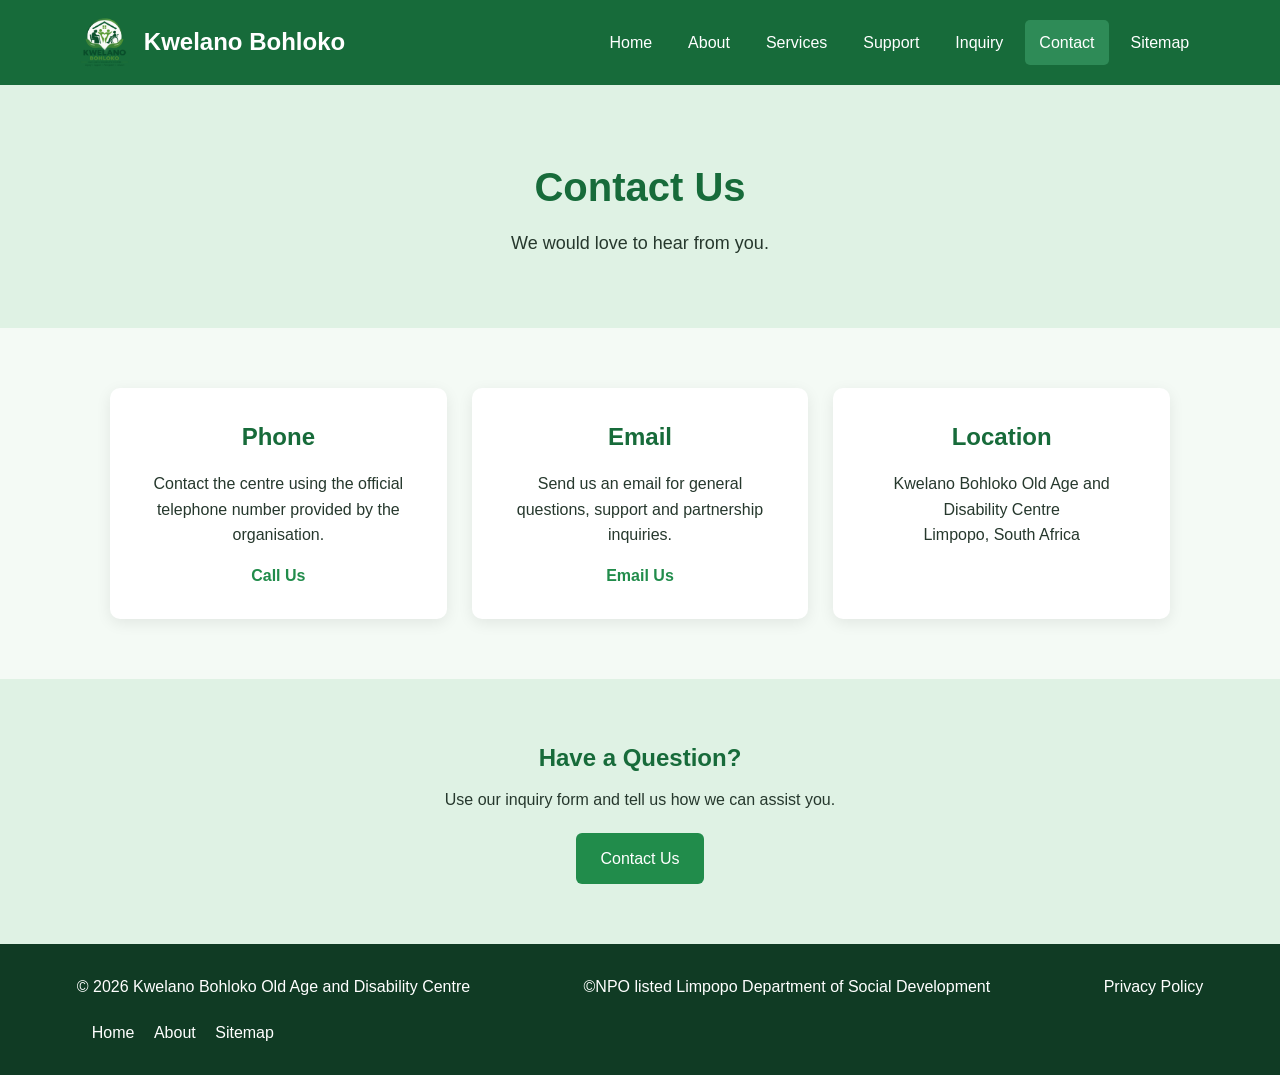
<file: contact.html>
<!DOCTYPE html>
<html lang="en">

<head>

    <meta charset="UTF-8">

    <meta name="viewport"
          content="width=device-width, initial-scale=1.0">

    <title>Kwelano Bohloko | Contact</title>

    <link rel="stylesheet" href="css/style.css">

</head>


<body>

<header>

    <div class="logo-area">

        <img src="images/logo.png"
             alt="Kwelano Bohloko Logo">

        <h1>Kwelano Bohloko</h1>

    </div>


    <nav>

        <a href="index.html">Home</a>

        <a href="about.html">About</a>

        <a href="services.html">Services</a>

        <a href="support.html">Support</a>

        <a href="inquiry.html">Inquiry</a>

        <a href="contact.html"
           class="active">Contact</a>

        <a href="sitemap.html">Sitemap</a>

    </nav>

</header>


<main>

    <section class="page-header">

        <h2>Contact Us</h2>

        <p>
            We would love to hear from you.
        </p>

    </section>


    <section class="contact-grid">


        <div class="contact-card">

            <h3>Phone</h3>

            <p>
                Contact the centre using the official telephone
                number provided by the organisation.
            </p>

            <a href="tel:+27000000000">
                Call Us
            </a>

        </div>


        <div class="contact-card">

            <h3>Email</h3>

            <p>
                Send us an email for general questions,
                support and partnership inquiries.
            </p>

            <a href="mailto:info@example.com">
                Email Us
            </a>

        </div>


        <div class="contact-card">

            <h3>Location</h3>

            <p>
                Kwelano Bohloko Old Age and Disability Centre
            </p>

            <p>
                Limpopo, South Africa
            </p>

        </div>

    </section>


    <section class="contact-bottom">

        <h2>Have a Question?</h2>

        <p>
            Use our inquiry form and tell us how we can assist you.
        </p>

        <a href="inquiry.html"
           class="btn">
            Contact Us
        </a>

    </section>

</main>


<footer>

    <p>
        &copy; 2026 Kwelano Bohloko Old Age and Disability Centre
    </p>
     <p>&copy;NPO listed Limpopo Department of Social Development</p>
     <p> Privacy Policy </p>
    <div>

        <a href="index.html">Home</a>

        <a href="about.html">About</a>

        <a href="sitemap.html">Sitemap</a>

    </div>

</footer>

</body>

</html>
</file>
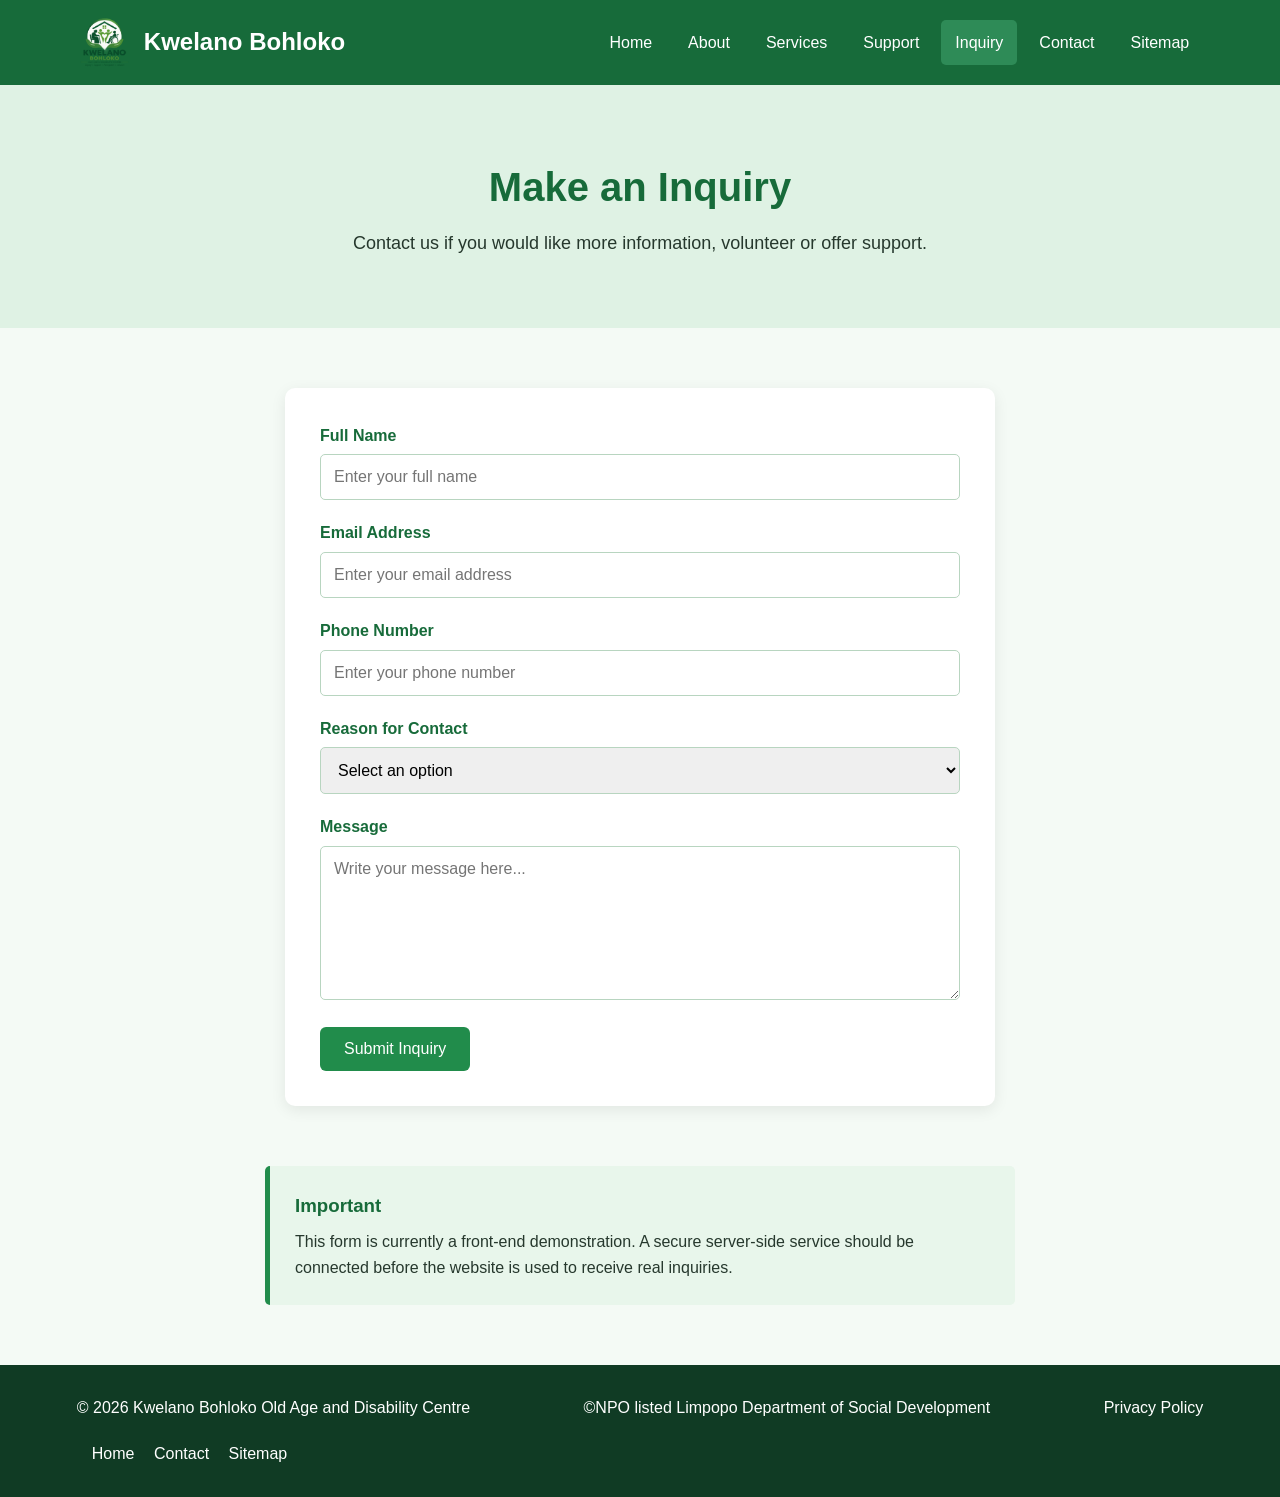
<file: inquiry.html>
<!DOCTYPE html>
<html lang="en">

<head>

    <meta charset="UTF-8">

    <meta name="viewport"
          content="width=device-width, initial-scale=1.0">

    <title>Kwelano Bohloko | Inquiry</title>

    <link rel="stylesheet" href="css/style.css">

</head>


<body>

<header>

    <div class="logo-area">

        <img src="images/logo.png"
             alt="Kwelano Bohloko Logo">

        <h1>Kwelano Bohloko</h1>

    </div>


    <nav>

        <a href="index.html">Home</a>

        <a href="about.html">About</a>

        <a href="services.html">Services</a>

        <a href="support.html">Support</a>

        <a href="inquiry.html"
           class="active">Inquiry</a>

        <a href="contact.html">Contact</a>

        <a href="sitemap.html">Sitemap</a>

    </nav>

</header>


<main>

    <section class="page-header">

        <h2>Make an Inquiry</h2>

        <p>
            Contact us if you would like more information,
            volunteer or offer support.
        </p>

    </section>


    <section class="form-section">

        <form action="#" method="post">

            <label for="name">
                Full Name
            </label>

            <input type="text"
                   id="name"
                   name="name"
                   placeholder="Enter your full name"
                   required>


            <label for="email">
                Email Address
            </label>

            <input type="email"
                   id="email"
                   name="email"
                   placeholder="Enter your email address"
                   required>


            <label for="phone">
                Phone Number
            </label>

            <input type="tel"
                   id="phone"
                   name="phone"
                   placeholder="Enter your phone number">


            <label for="reason">
                Reason for Contact
            </label>

            <select id="reason"
                    name="reason"
                    required>

                <option value="">
                    Select an option
                </option>

                <option value="donation">
                    Donation
                </option>

                <option value="volunteer">
                    Volunteer
                </option>

                <option value="partnership">
                    Partnership
                </option>

                <option value="services">
                    Service Information
                </option>

                <option value="other">
                    Other
                </option>

            </select>


            <label for="message">
                Message
            </label>

            <textarea id="message"
                      name="message"
                      rows="7"
                      placeholder="Write your message here..."
                      required></textarea>


            <button type="submit"
                    class="btn">
                Submit Inquiry
            </button>

        </form>

    </section>


    <section class="notice">

        <h3>Important</h3>

        <p>
            This form is currently a front-end demonstration.
            A secure server-side service should be connected before
            the website is used to receive real inquiries.
        </p>

    </section>

</main>


<footer>

    <p>
        &copy; 2026 Kwelano Bohloko Old Age and Disability Centre
    </p>
     <p>&copy;NPO listed Limpopo Department of Social Development</p>
     <p> Privacy Policy </p>
    <div>

        <a href="index.html">Home</a>

        <a href="contact.html">Contact</a>

        <a href="sitemap.html">Sitemap</a>

    </div>

</footer>

</body>

</html>
</file>
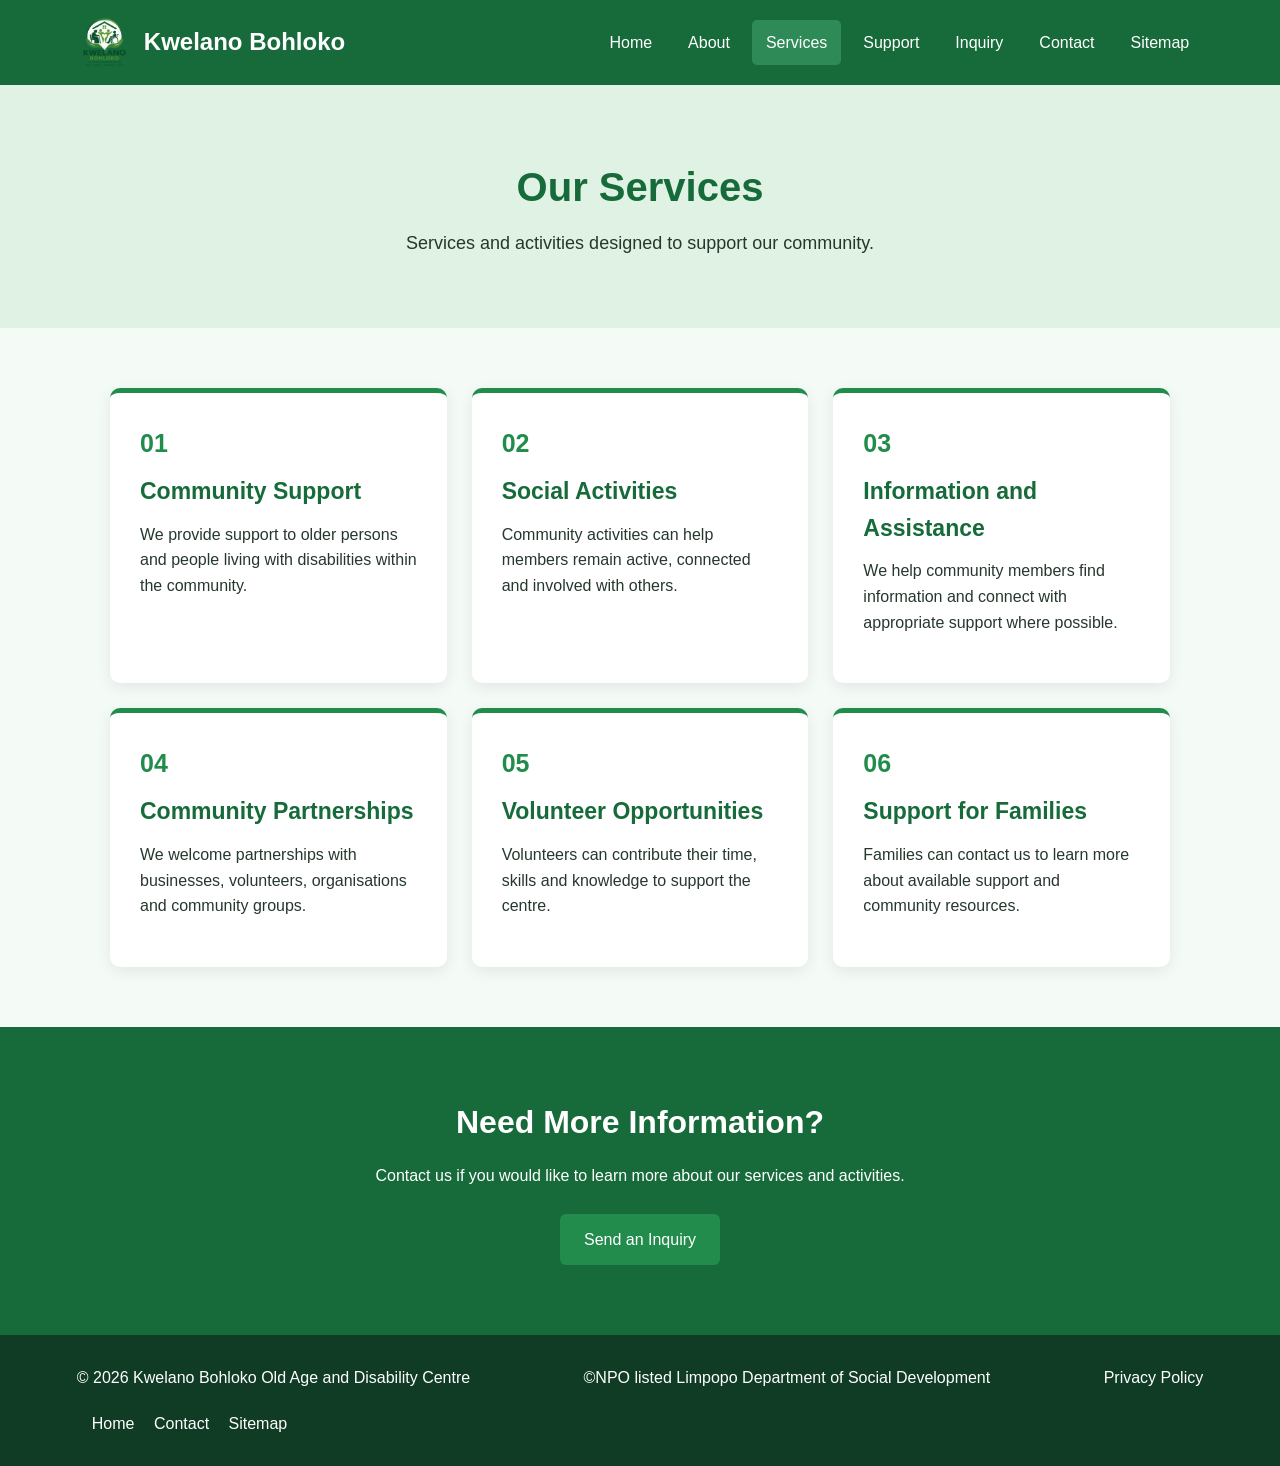
<file: services.html>
<!DOCTYPE html>
<html lang="en">

<head>

    <meta charset="UTF-8">

    <meta name="viewport"
          content="width=device-width, initial-scale=1.0">

    <title>Kwelano Bohloko | Services</title>

    <link rel="stylesheet" href="css/style.css">

</head>


<body>

<header>

    <div class="logo-area">

        <img src="images/logo.png"
             alt="Kwelano Bohloko Logo">

        <h1>Kwelano Bohloko</h1>

    </div>


    <nav>

        <a href="index.html">Home</a>

        <a href="about.html">About</a>

        <a href="services.html"
           class="active">Services</a>

        <a href="support.html">Support</a>

        <a href="inquiry.html">Inquiry</a>

        <a href="contact.html">Contact</a>

        <a href="sitemap.html">Sitemap</a>

    </nav>

</header>


<main>

    <section class="page-header">

        <h2>Our Services</h2>

        <p>
            Services and activities designed to support our community.
        </p>

    </section>


    <section class="cards">

        <div class="card">

            <div class="card-icon">01</div>

            <h3>Community Support</h3>

            <p>
                We provide support to older persons and people living
                with disabilities within the community.
            </p>

        </div>


        <div class="card">

            <div class="card-icon">02</div>

            <h3>Social Activities</h3>

            <p>
                Community activities can help members remain active,
                connected and involved with others.
            </p>

        </div>


        <div class="card">

            <div class="card-icon">03</div>

            <h3>Information and Assistance</h3>

            <p>
                We help community members find information and connect
                with appropriate support where possible.
            </p>

        </div>


        <div class="card">

            <div class="card-icon">04</div>

            <h3>Community Partnerships</h3>

            <p>
                We welcome partnerships with businesses, volunteers,
                organisations and community groups.
            </p>

        </div>


        <div class="card">

            <div class="card-icon">05</div>

            <h3>Volunteer Opportunities</h3>

            <p>
                Volunteers can contribute their time, skills and
                knowledge to support the centre.
            </p>

        </div>


        <div class="card">

            <div class="card-icon">06</div>

            <h3>Support for Families</h3>

            <p>
                Families can contact us to learn more about available
                support and community resources.
            </p>

        </div>

    </section>


    <section class="call-action">

        <h2>Need More Information?</h2>

        <p>
            Contact us if you would like to learn more about our
            services and activities.
        </p>

        <a href="inquiry.html"
           class="btn">
            Send an Inquiry
        </a>

    </section>

</main>


<footer>

    <p>
        &copy; 2026 Kwelano Bohloko Old Age and Disability Centre
    </p>
     <p>&copy;NPO listed Limpopo Department of Social Development</p>
     <p> Privacy Policy </p>
    <div>

        <a href="index.html">Home</a>

        <a href="contact.html">Contact</a>

        <a href="sitemap.html">Sitemap</a>

    </div>

</footer>

</body>

</html>
</file>
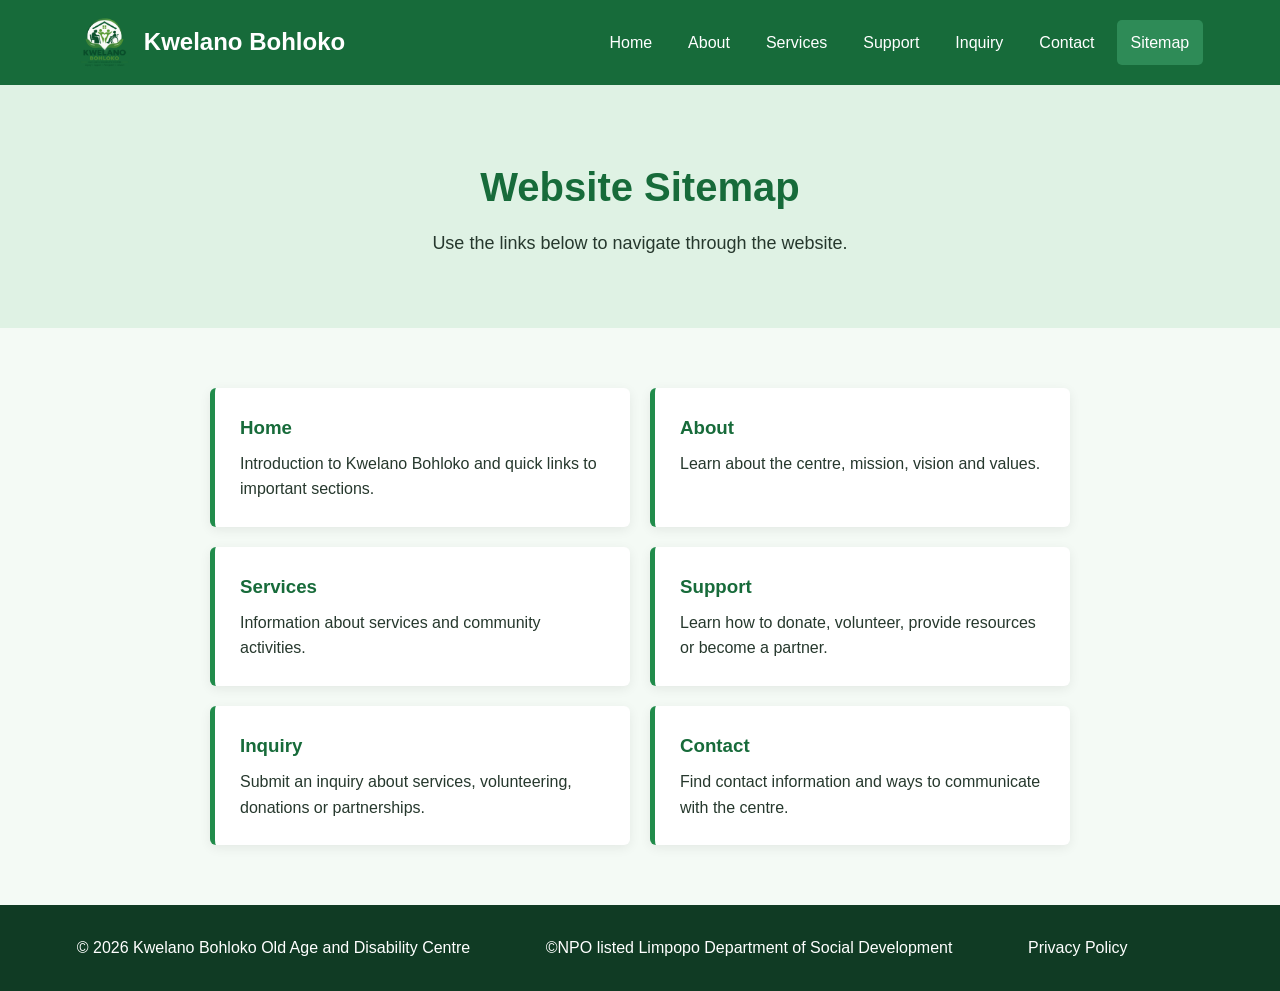
<file: sitemap.html>
<!DOCTYPE html>
<html lang="en">

<head>

    <meta charset="UTF-8">

    <meta name="viewport"
          content="width=device-width, initial-scale=1.0">

    <title>Kwelano Bohloko | Sitemap</title>

    <link rel="stylesheet" href="css/style.css">

</head>


<body>

<header>

    <div class="logo-area">

        <img src="images/logo.png"
             alt="Kwelano Bohloko Logo">

        <h1>Kwelano Bohloko</h1>

    </div>


    <nav>

        <a href="index.html">Home</a>

        <a href="about.html">About</a>

        <a href="services.html">Services</a>

        <a href="support.html">Support</a>

        <a href="inquiry.html">Inquiry</a>

        <a href="contact.html">Contact</a>

        <a href="sitemap.html"
           class="active">Sitemap</a>

    </nav>

</header>


<main>

    <section class="page-header">

        <h2>Website Sitemap</h2>

        <p>
            Use the links below to navigate through the website.
        </p>

    </section>


    <section class="sitemap">

        <div class="sitemap-item">

            <h3>
                <a href="index.html">Home</a>
            </h3>

            <p>
                Introduction to Kwelano Bohloko and
                quick links to important sections.
            </p>

        </div>


        <div class="sitemap-item">

            <h3>
                <a href="about.html">About</a>
            </h3>

            <p>
                Learn about the centre, mission,
                vision and values.
            </p>

        </div>


        <div class="sitemap-item">

            <h3>
                <a href="services.html">Services</a>
            </h3>

            <p>
                Information about services and
                community activities.
            </p>

        </div>


        <div class="sitemap-item">

            <h3>
                <a href="support.html">Support</a>
            </h3>

            <p>
                Learn how to donate, volunteer,
                provide resources or become a partner.
            </p>

        </div>


        <div class="sitemap-item">

            <h3>
                <a href="inquiry.html">Inquiry</a>
            </h3>

            <p>
                Submit an inquiry about services,
                volunteering, donations or partnerships.
            </p>

        </div>


        <div class="sitemap-item">

            <h3>
                <a href="contact.html">Contact</a>
            </h3>

            <p>
                Find contact information and
                ways to communicate with the centre.
            </p>

        </div>

    </section>

</main>


<footer>

    <p>
        &copy; 2026 Kwelano Bohloko Old Age and Disability Centre
    </p>
     <p>&copy;NPO listed Limpopo Department of Social Development</p>
     <p> Privacy Policy <p></p>
</footer>

</body>

</html>
</file>
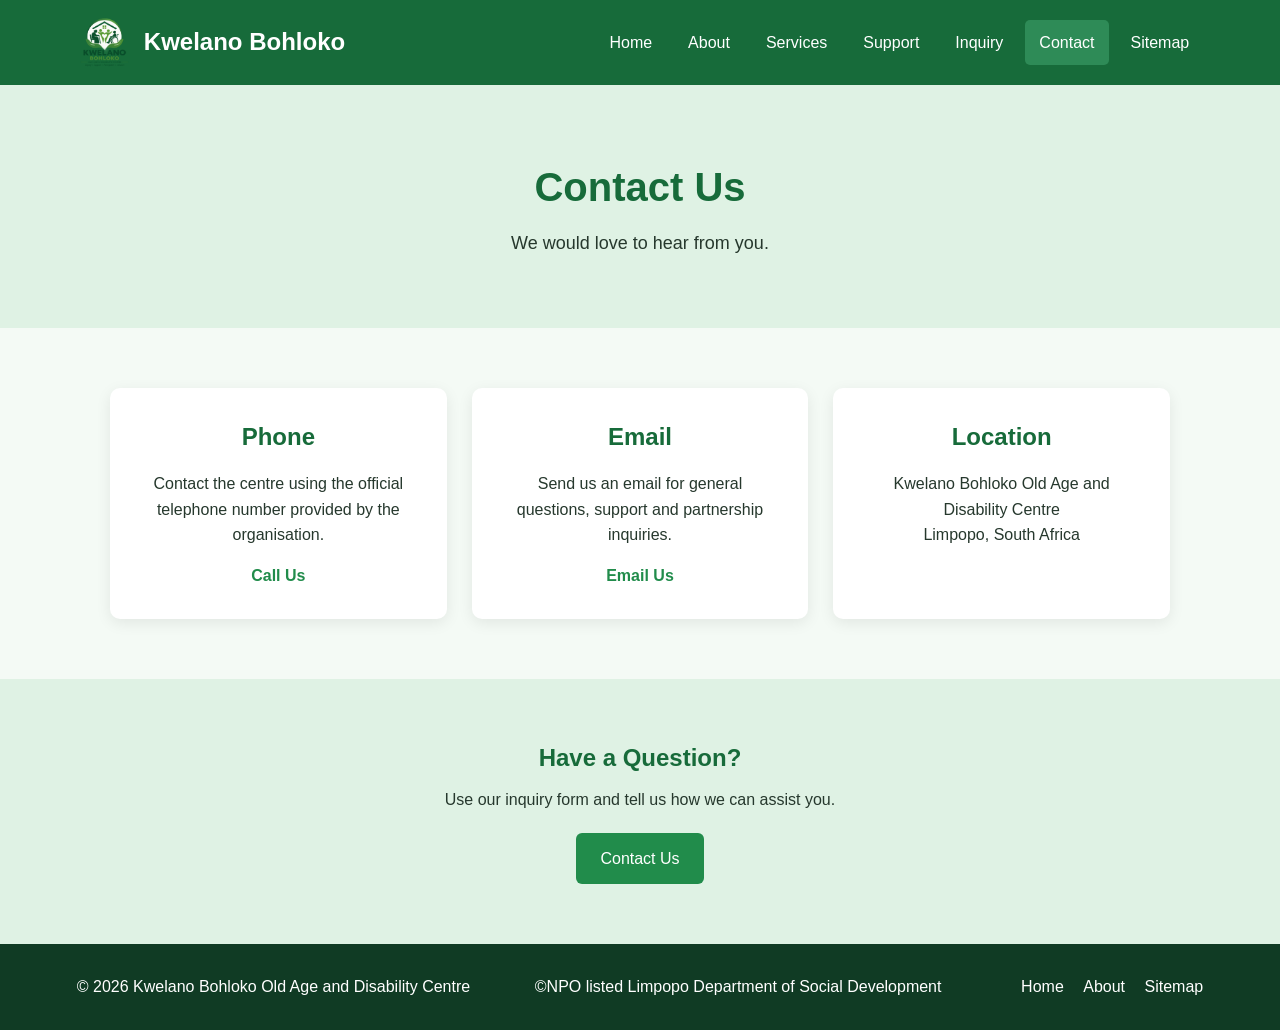
<file: Kwelano Bohloko web/contact.html>
<!DOCTYPE html>
<html lang="en">

<head>

    <meta charset="UTF-8">

    <meta name="viewport"
          content="width=device-width, initial-scale=1.0">

    <title>Kwelano Bohloko | Contact</title>

    <link rel="stylesheet" href="css/style.css">

</head>


<body>

<header>

    <div class="logo-area">

        <img src="images/logo.png"
             alt="Kwelano Bohloko Logo">

        <h1>Kwelano Bohloko</h1>

    </div>


    <nav>

        <a href="index.html">Home</a>

        <a href="about.html">About</a>

        <a href="services.html">Services</a>

        <a href="support.html">Support</a>

        <a href="inquiry.html">Inquiry</a>

        <a href="contact.html"
           class="active">Contact</a>

        <a href="sitemap.html">Sitemap</a>

    </nav>

</header>


<main>

    <section class="page-header">

        <h2>Contact Us</h2>

        <p>
            We would love to hear from you.
        </p>

    </section>


    <section class="contact-grid">


        <div class="contact-card">

            <h3>Phone</h3>

            <p>
                Contact the centre using the official telephone
                number provided by the organisation.
            </p>

            <a href="tel:+27000000000">
                Call Us
            </a>

        </div>


        <div class="contact-card">

            <h3>Email</h3>

            <p>
                Send us an email for general questions,
                support and partnership inquiries.
            </p>

            <a href="mailto:info@example.com">
                Email Us
            </a>

        </div>


        <div class="contact-card">

            <h3>Location</h3>

            <p>
                Kwelano Bohloko Old Age and Disability Centre
            </p>

            <p>
                Limpopo, South Africa
            </p>

        </div>

    </section>


    <section class="contact-bottom">

        <h2>Have a Question?</h2>

        <p>
            Use our inquiry form and tell us how we can assist you.
        </p>

        <a href="inquiry.html"
           class="btn">
            Contact Us
        </a>

    </section>

</main>


<footer>

    <p>
        &copy; 2026 Kwelano Bohloko Old Age and Disability Centre
    </p>
     <p>&copy;NPO listed Limpopo Department of Social Development</p>
    <div>

        <a href="index.html">Home</a>

        <a href="about.html">About</a>

        <a href="sitemap.html">Sitemap</a>

    </div>

</footer>

</body>

</html>
</file>
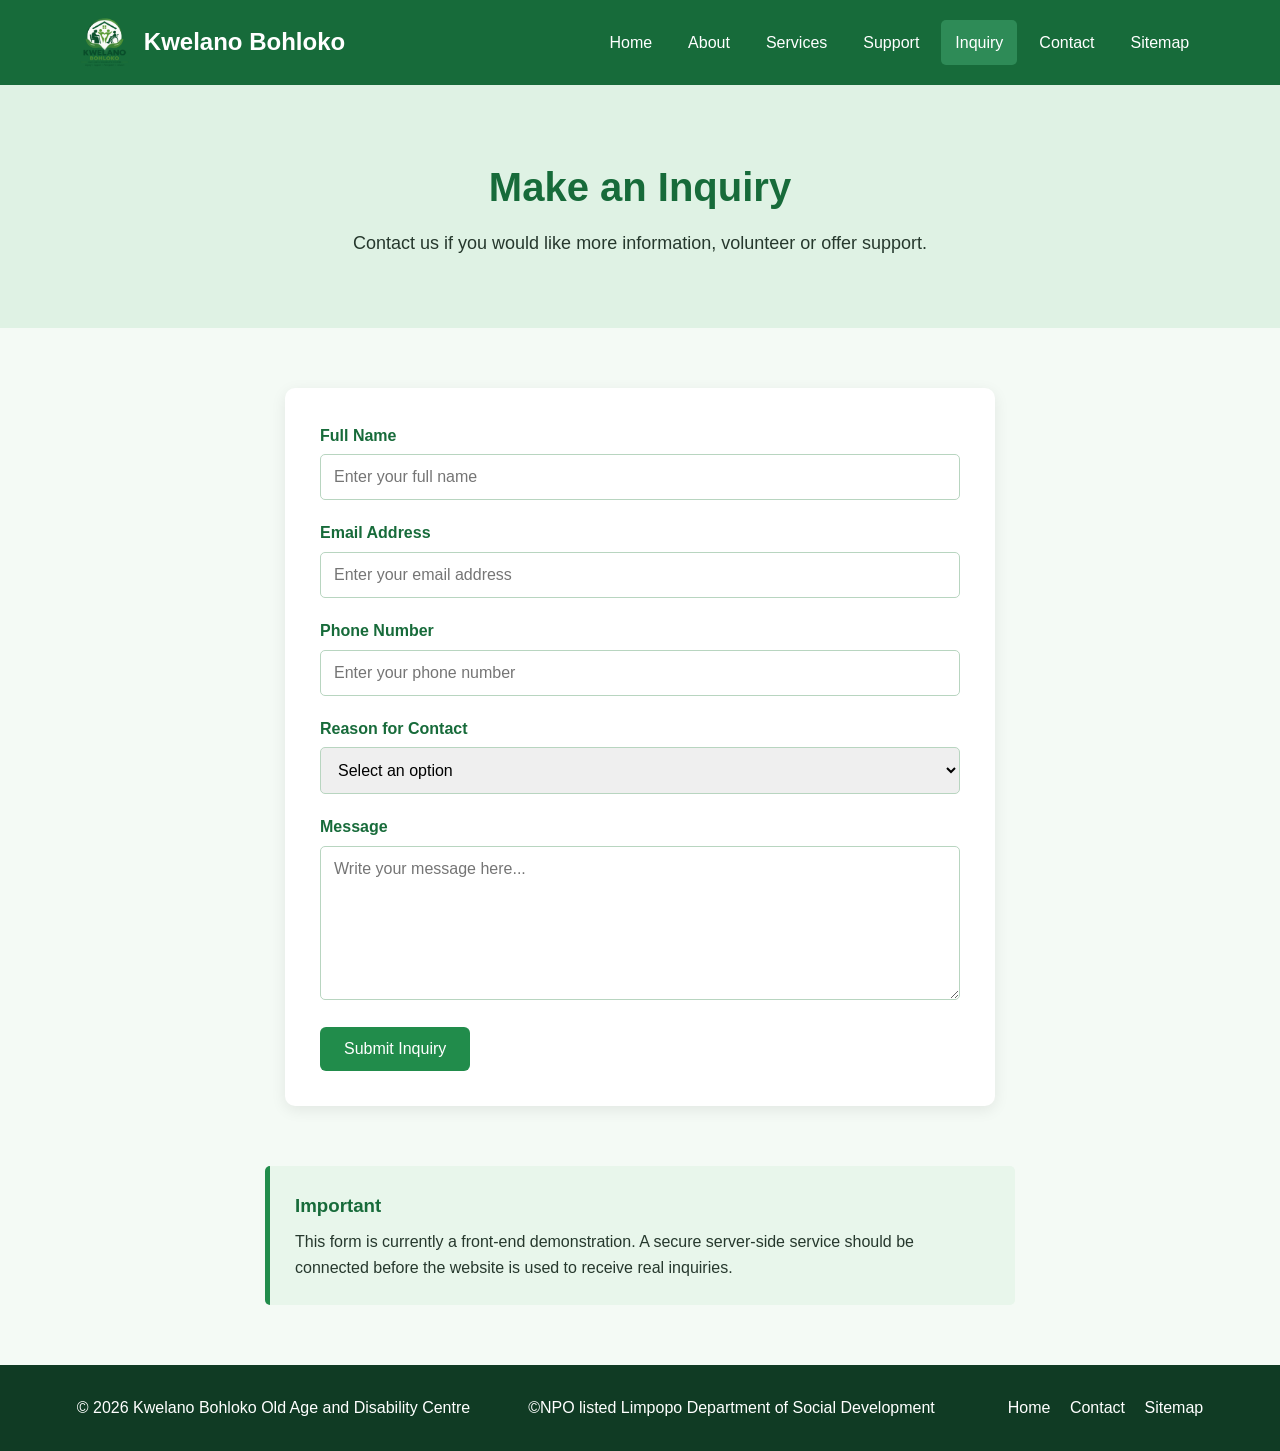
<file: Kwelano Bohloko web/inquiry.html>
<!DOCTYPE html>
<html lang="en">

<head>

    <meta charset="UTF-8">

    <meta name="viewport"
          content="width=device-width, initial-scale=1.0">

    <title>Kwelano Bohloko | Inquiry</title>

    <link rel="stylesheet" href="css/style.css">

</head>


<body>

<header>

    <div class="logo-area">

        <img src="images/logo.png"
             alt="Kwelano Bohloko Logo">

        <h1>Kwelano Bohloko</h1>

    </div>


    <nav>

        <a href="index.html">Home</a>

        <a href="about.html">About</a>

        <a href="services.html">Services</a>

        <a href="support.html">Support</a>

        <a href="inquiry.html"
           class="active">Inquiry</a>

        <a href="contact.html">Contact</a>

        <a href="sitemap.html">Sitemap</a>

    </nav>

</header>


<main>

    <section class="page-header">

        <h2>Make an Inquiry</h2>

        <p>
            Contact us if you would like more information,
            volunteer or offer support.
        </p>

    </section>


    <section class="form-section">

        <form action="#" method="post">

            <label for="name">
                Full Name
            </label>

            <input type="text"
                   id="name"
                   name="name"
                   placeholder="Enter your full name"
                   required>


            <label for="email">
                Email Address
            </label>

            <input type="email"
                   id="email"
                   name="email"
                   placeholder="Enter your email address"
                   required>


            <label for="phone">
                Phone Number
            </label>

            <input type="tel"
                   id="phone"
                   name="phone"
                   placeholder="Enter your phone number">


            <label for="reason">
                Reason for Contact
            </label>

            <select id="reason"
                    name="reason"
                    required>

                <option value="">
                    Select an option
                </option>

                <option value="donation">
                    Donation
                </option>

                <option value="volunteer">
                    Volunteer
                </option>

                <option value="partnership">
                    Partnership
                </option>

                <option value="services">
                    Service Information
                </option>

                <option value="other">
                    Other
                </option>

            </select>


            <label for="message">
                Message
            </label>

            <textarea id="message"
                      name="message"
                      rows="7"
                      placeholder="Write your message here..."
                      required></textarea>


            <button type="submit"
                    class="btn">
                Submit Inquiry
            </button>

        </form>

    </section>


    <section class="notice">

        <h3>Important</h3>

        <p>
            This form is currently a front-end demonstration.
            A secure server-side service should be connected before
            the website is used to receive real inquiries.
        </p>

    </section>

</main>


<footer>

    <p>
        &copy; 2026 Kwelano Bohloko Old Age and Disability Centre
    </p>
     <p>&copy;NPO listed Limpopo Department of Social Development</p>
    <div>

        <a href="index.html">Home</a>

        <a href="contact.html">Contact</a>

        <a href="sitemap.html">Sitemap</a>

    </div>

</footer>

</body>

</html>
</file>
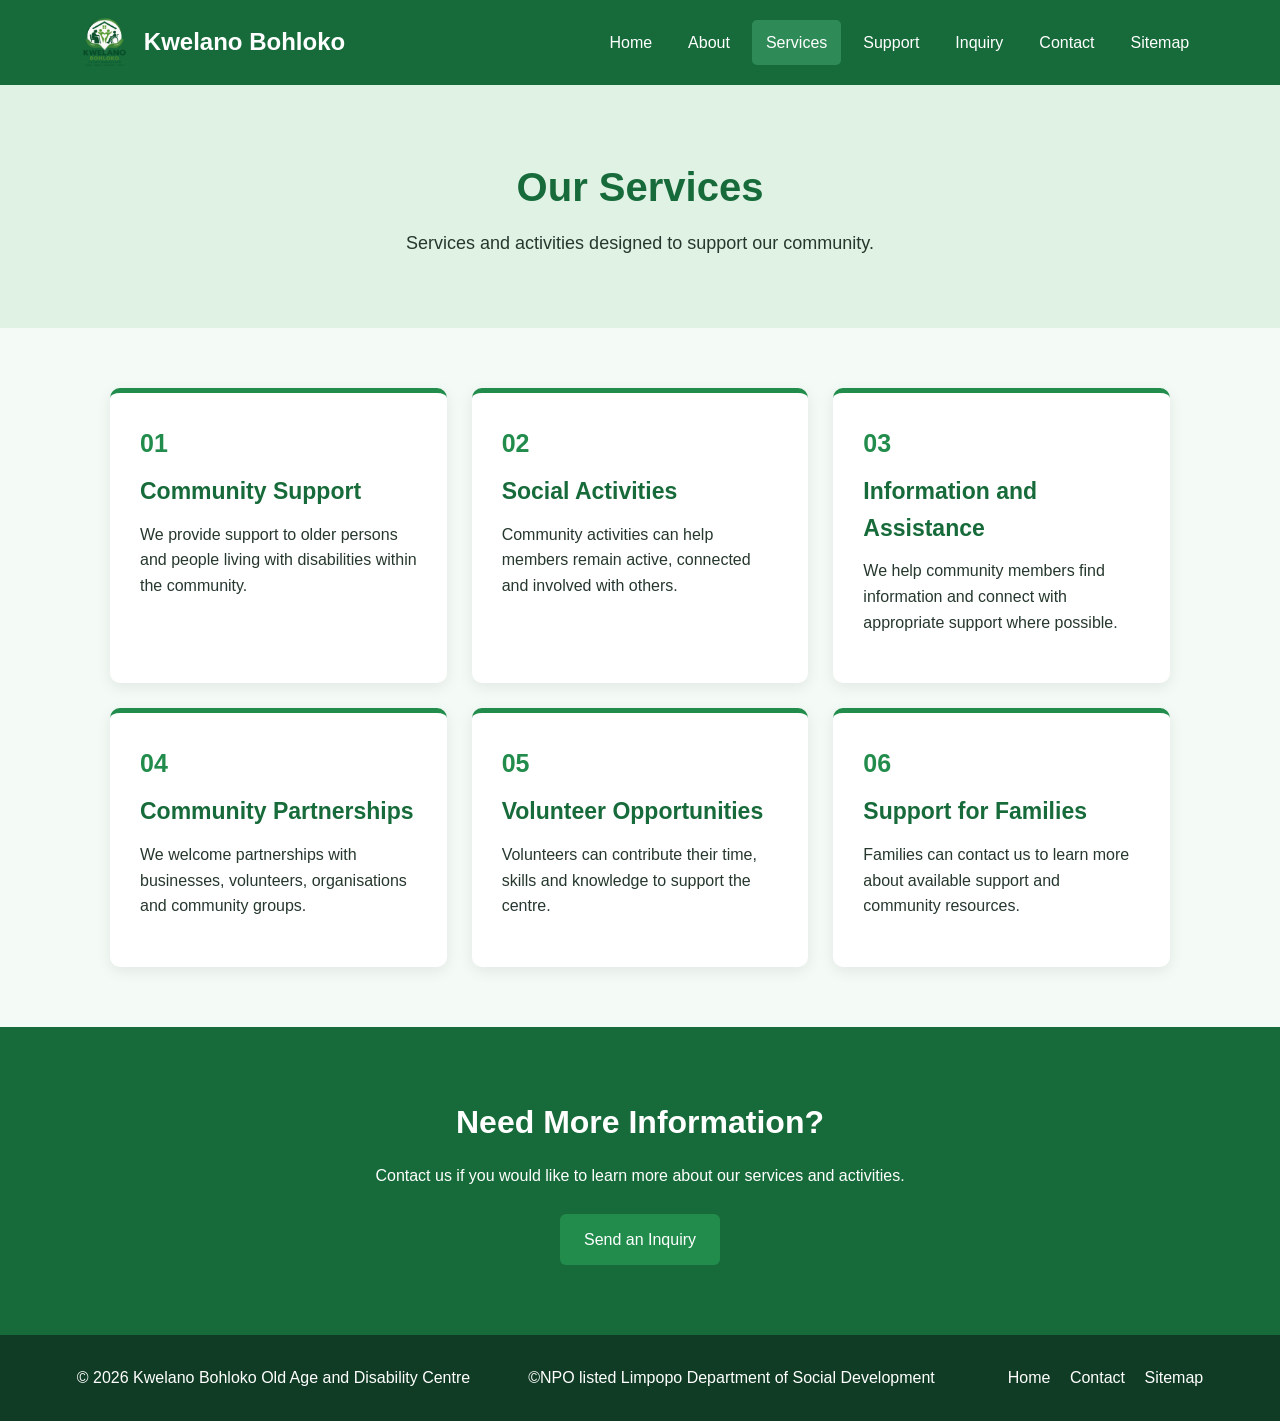
<file: Kwelano Bohloko web/services.html>
<!DOCTYPE html>
<html lang="en">

<head>

    <meta charset="UTF-8">

    <meta name="viewport"
          content="width=device-width, initial-scale=1.0">

    <title>Kwelano Bohloko | Services</title>

    <link rel="stylesheet" href="css/style.css">

</head>


<body>

<header>

    <div class="logo-area">

        <img src="images/logo.png"
             alt="Kwelano Bohloko Logo">

        <h1>Kwelano Bohloko</h1>

    </div>


    <nav>

        <a href="index.html">Home</a>

        <a href="about.html">About</a>

        <a href="services.html"
           class="active">Services</a>

        <a href="support.html">Support</a>

        <a href="inquiry.html">Inquiry</a>

        <a href="contact.html">Contact</a>

        <a href="sitemap.html">Sitemap</a>

    </nav>

</header>


<main>

    <section class="page-header">

        <h2>Our Services</h2>

        <p>
            Services and activities designed to support our community.
        </p>

    </section>


    <section class="cards">

        <div class="card">

            <div class="card-icon">01</div>

            <h3>Community Support</h3>

            <p>
                We provide support to older persons and people living
                with disabilities within the community.
            </p>

        </div>


        <div class="card">

            <div class="card-icon">02</div>

            <h3>Social Activities</h3>

            <p>
                Community activities can help members remain active,
                connected and involved with others.
            </p>

        </div>


        <div class="card">

            <div class="card-icon">03</div>

            <h3>Information and Assistance</h3>

            <p>
                We help community members find information and connect
                with appropriate support where possible.
            </p>

        </div>


        <div class="card">

            <div class="card-icon">04</div>

            <h3>Community Partnerships</h3>

            <p>
                We welcome partnerships with businesses, volunteers,
                organisations and community groups.
            </p>

        </div>


        <div class="card">

            <div class="card-icon">05</div>

            <h3>Volunteer Opportunities</h3>

            <p>
                Volunteers can contribute their time, skills and
                knowledge to support the centre.
            </p>

        </div>


        <div class="card">

            <div class="card-icon">06</div>

            <h3>Support for Families</h3>

            <p>
                Families can contact us to learn more about available
                support and community resources.
            </p>

        </div>

    </section>


    <section class="call-action">

        <h2>Need More Information?</h2>

        <p>
            Contact us if you would like to learn more about our
            services and activities.
        </p>

        <a href="inquiry.html"
           class="btn">
            Send an Inquiry
        </a>

    </section>

</main>


<footer>

    <p>
        &copy; 2026 Kwelano Bohloko Old Age and Disability Centre
    </p>
     <p>&copy;NPO listed Limpopo Department of Social Development</p>
    <div>

        <a href="index.html">Home</a>

        <a href="contact.html">Contact</a>

        <a href="sitemap.html">Sitemap</a>

    </div>

</footer>

</body>

</html>
</file>
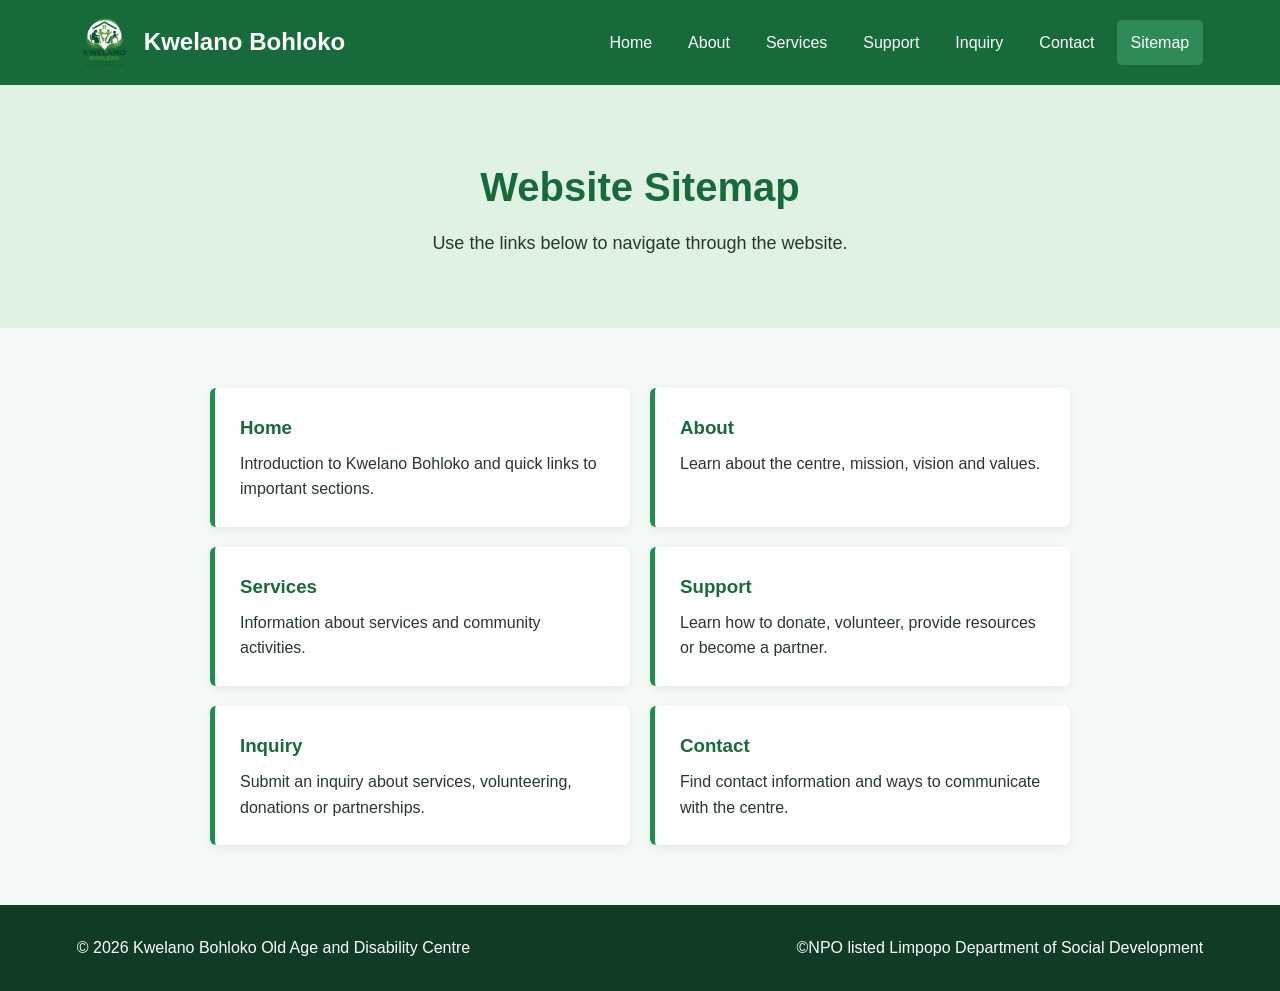
<file: Kwelano Bohloko web/sitemap.html>
<!DOCTYPE html>
<html lang="en">

<head>

    <meta charset="UTF-8">

    <meta name="viewport"
          content="width=device-width, initial-scale=1.0">

    <title>Kwelano Bohloko | Sitemap</title>

    <link rel="stylesheet" href="css/style.css">

</head>


<body>

<header>

    <div class="logo-area">

        <img src="images/logo.png"
             alt="Kwelano Bohloko Logo">

        <h1>Kwelano Bohloko</h1>

    </div>


    <nav>

        <a href="index.html">Home</a>

        <a href="about.html">About</a>

        <a href="services.html">Services</a>

        <a href="support.html">Support</a>

        <a href="inquiry.html">Inquiry</a>

        <a href="contact.html">Contact</a>

        <a href="sitemap.html"
           class="active">Sitemap</a>

    </nav>

</header>


<main>

    <section class="page-header">

        <h2>Website Sitemap</h2>

        <p>
            Use the links below to navigate through the website.
        </p>

    </section>


    <section class="sitemap">

        <div class="sitemap-item">

            <h3>
                <a href="index.html">Home</a>
            </h3>

            <p>
                Introduction to Kwelano Bohloko and
                quick links to important sections.
            </p>

        </div>


        <div class="sitemap-item">

            <h3>
                <a href="about.html">About</a>
            </h3>

            <p>
                Learn about the centre, mission,
                vision and values.
            </p>

        </div>


        <div class="sitemap-item">

            <h3>
                <a href="services.html">Services</a>
            </h3>

            <p>
                Information about services and
                community activities.
            </p>

        </div>


        <div class="sitemap-item">

            <h3>
                <a href="support.html">Support</a>
            </h3>

            <p>
                Learn how to donate, volunteer,
                provide resources or become a partner.
            </p>

        </div>


        <div class="sitemap-item">

            <h3>
                <a href="inquiry.html">Inquiry</a>
            </h3>

            <p>
                Submit an inquiry about services,
                volunteering, donations or partnerships.
            </p>

        </div>


        <div class="sitemap-item">

            <h3>
                <a href="contact.html">Contact</a>
            </h3>

            <p>
                Find contact information and
                ways to communicate with the centre.
            </p>

        </div>

    </section>

</main>


<footer>

    <p>
        &copy; 2026 Kwelano Bohloko Old Age and Disability Centre
    </p>
     <p>&copy;NPO listed Limpopo Department of Social Development</p>
</footer>

</body>

</html>
</file>
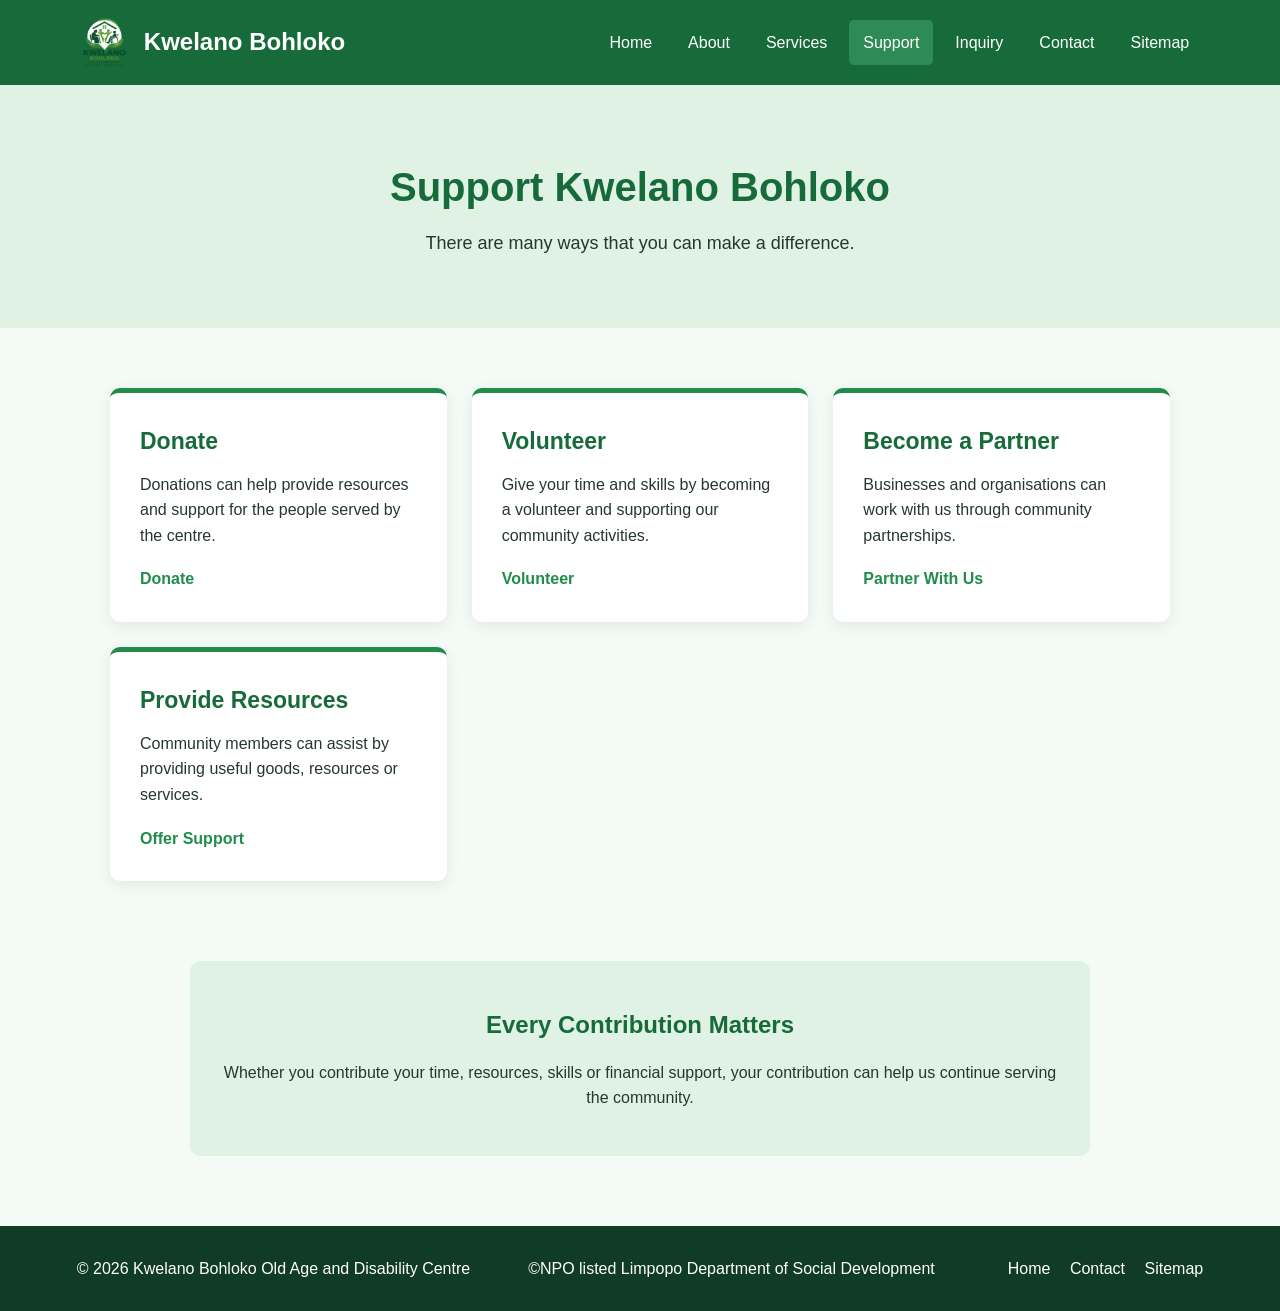
<file: Kwelano Bohloko web/support.html>
<!DOCTYPE html>
<html lang="en">

<head>

    <meta charset="UTF-8">

    <meta name="viewport"
          content="width=device-width, initial-scale=1.0">

    <title>Kwelano Bohloko | Support Us</title>

    <link rel="stylesheet" href="css/style.css">

</head>


<body>

<header>

    <div class="logo-area">

        <img src="images/logo.png"
             alt="Kwelano Bohloko Logo">

        <h1>Kwelano Bohloko</h1>

    </div>


    <nav>

        <a href="index.html">Home</a>

        <a href="about.html">About</a>

        <a href="services.html">Services</a>

        <a href="support.html"
           class="active">Support</a>

        <a href="inquiry.html">Inquiry</a>

        <a href="contact.html">Contact</a>

        <a href="sitemap.html">Sitemap</a>

    </nav>

</header>


<main>

    <section class="page-header">

        <h2>Support Kwelano Bohloko</h2>

        <p>
            There are many ways that you can make a difference.
        </p>

    </section>


    <section class="cards">


        <div class="card">

            <h3>Donate</h3>

            <p>
                Donations can help provide resources and support
                for the people served by the centre.
            </p>

            <a href="inquiry.html"
               class="small-btn">
                Donate
            </a>

        </div>


        <div class="card">

            <h3>Volunteer</h3>

            <p>
                Give your time and skills by becoming a volunteer
                and supporting our community activities.
            </p>

            <a href="inquiry.html"
               class="small-btn">
                Volunteer
            </a>

        </div>


        <div class="card">

            <h3>Become a Partner</h3>

            <p>
                Businesses and organisations can work with us
                through community partnerships.
            </p>

            <a href="inquiry.html"
               class="small-btn">
                Partner With Us
            </a>

        </div>


        <div class="card">

            <h3>Provide Resources</h3>

            <p>
                Community members can assist by providing useful
                goods, resources or services.
            </p>

            <a href="inquiry.html"
               class="small-btn">
                Offer Support
            </a>

        </div>

    </section>


    <section class="support-message">

        <h2>Every Contribution Matters</h2>

        <p>
            Whether you contribute your time, resources, skills or
            financial support, your contribution can help us continue
            serving the community.
        </p>

    </section>

</main>


<footer>

    <p>
        &copy; 2026 Kwelano Bohloko Old Age and Disability Centre
    </p>
      <p>&copy;NPO listed Limpopo Department of Social Development</p>
    <div>

        <a href="index.html">Home</a>

        <a href="contact.html">Contact</a>

        <a href="sitemap.html">Sitemap</a>

    </div>

</footer>

</body>

</html>
</file>
<file: css/style.css>
/* ==============================
   GENERAL SETTINGS
   ============================== */

* {
    box-sizing: border-box;
    margin: 0;
    padding: 0;
}

body {
    font-family: Arial, Helvetica, sans-serif;
    background-color: #f4faf5;
    color: #26382d;
    line-height: 1.6;
}


/* ==============================
   HEADER
   ============================== */

header {
    background-color: #176b3a;
    color: white;

    display: flex;
    justify-content: space-between;
    align-items: center;

    padding: 15px 6%;

    flex-wrap: wrap;

    box-shadow: 0 3px 10px rgba(0, 0, 0, 0.12);
}


.logo-area {
    display: flex;
    align-items: center;
    gap: 12px;
}


.logo-area img {
    width: 55px;
    height: 55px;
    object-fit: contain;
}


.logo-area h1 {
    font-size: 24px;
    color: white;
}


/* ==============================
   NAVIGATION
   ============================== */

nav {
    display: flex;
    gap: 8px;
    flex-wrap: wrap;
}


nav a {
    color: white;

    text-decoration: none;

    padding: 10px 14px;

    border-radius: 5px;

    transition: 0.3s;
}


nav a:hover,
nav a.active {
    background-color: #2e8b57;
}


/* ==============================
   HOME HERO
   ============================== */

.hero {

    min-height: 600px;

    position: relative;

    display: flex;

    align-items: center;

    justify-content: center;

    text-align: center;

    padding: 80px 20px;

    /* YOUR HOME PAGE PICTURE */
    background-image: url("../images/home.JPEG");

    background-size: cover;

    background-position: center;

    background-repeat: no-repeat;
}


/* Dark green layer over picture */

.hero-overlay {

    position: absolute;

    top: 0;
    left: 0;

    width: 100%;
    height: 100%;

    background-color: rgba(10, 70, 35, 0.65);
}


/* Content appears above image */

.hero-content {

    position: relative;

    z-index: 2;

    max-width: 900px;

    color: white;
}


.eyebrow {

    font-size: 15px;

    font-weight: bold;

    letter-spacing: 3px;

    margin-bottom: 15px;

    color: #c9f0d2;
}


.hero-content h2 {

    font-size: 65px;

    color: white;

    margin-bottom: 15px;

    text-shadow:
        2px 2px 5px rgba(0, 0, 0, 0.5);
}


.hero-content h3 {

    font-size: 28px;

    margin-bottom: 20px;

    color: white;
}


.hero-content p {

    font-size: 20px;

    max-width: 750px;

    margin: 0 auto 30px;
}


/* ==============================
   BUTTONS
   ============================== */

.btn {

    display: inline-block;

    background-color: #218c4b;

    color: white;

    text-decoration: none;

    border: none;

    padding: 13px 24px;

    border-radius: 6px;

    font-size: 16px;

    cursor: pointer;

    transition: 0.3s;
}


.btn:hover {

    background-color: #12582f;

    transform: translateY(-2px);
}


.btn.secondary {

    background-color: #ffffff;

    color: #176b3a;
}


.btn.secondary:hover {

    background-color: #dff2e4;
}


.hero-buttons {

    display: flex;

    justify-content: center;

    gap: 12px;

    flex-wrap: wrap;
}


/* ==============================
   WELCOME SECTION
   ============================== */

.welcome {

    max-width: 900px;

    margin: auto;

    padding: 70px 20px;

    text-align: center;
}


.welcome h2 {

    color: #176b3a;

    font-size: 34px;

    margin-bottom: 20px;
}


.welcome p {

    margin-bottom: 15px;

    font-size: 17px;
}


/* ==============================
   PAGE HEADER
   ============================== */

.page-header {

    text-align: center;

    padding: 70px 20px;

    background-color: #dff2e4;
}


.page-header h2 {

    font-size: 40px;

    color: #176b3a;

    margin-bottom: 10px;
}


.page-header p {

    font-size: 18px;
}


/* ==============================
   CARDS
   ============================== */

.cards {

    max-width: 1100px;

    margin: auto;

    padding: 60px 20px;

    display: grid;

    grid-template-columns:
        repeat(3, 1fr);

    gap: 25px;
}


.card {

    background-color: white;

    padding: 30px;

    border-radius: 10px;

    box-shadow:
        0 4px 15px rgba(0, 0, 0, 0.08);

    border-top: 5px solid #218c4b;

    transition: 0.3s;
}


.card:hover {

    transform: translateY(-5px);

    box-shadow:
        0 8px 20px rgba(0, 0, 0, 0.12);
}


.card h3 {

    color: #176b3a;

    font-size: 23px;

    margin-bottom: 12px;
}


.card p {

    margin-bottom: 18px;
}


.card a {

    color: #218c4b;

    font-weight: bold;

    text-decoration: none;
}


.card a:hover {

    text-decoration: underline;
}


.card-icon {

    font-size: 25px;

    font-weight: bold;

    color: #218c4b;

    margin-bottom: 10px;
}


/* ==============================
   ABOUT SECTION
   ============================== */

.about-section {

    max-width: 1100px;

    margin: auto;

    padding: 70px 20px;

    display: grid;

    grid-template-columns: 1fr 1fr;

    gap: 45px;

    align-items: center;
}


.about-image img {

    width: 100%;

    height: 350px;

    object-fit: cover;

    border-radius: 12px;
}


.about-text h2 {

    color: #176b3a;

    font-size: 32px;

    margin-bottom: 20px;
}


.about-text p {

    margin-bottom: 15px;
}


/* ==============================
   CALL TO ACTION
   ============================== */

.call-action {

    text-align: center;

    padding: 70px 20px;

    background-color: #176b3a;

    color: white;
}


.call-action h2 {

    font-size: 32px;

    margin-bottom: 15px;
}


.call-action p {

    max-width: 700px;

    margin: 0 auto 25px;
}


/* ==============================
   SUPPORT MESSAGE
   ============================== */

.support-message {

    max-width: 900px;

    margin: 20px auto 70px;

    padding: 45px 25px;

    text-align: center;

    background-color: #dff2e4;

    border-radius: 10px;
}


.support-message h2 {

    color: #176b3a;

    margin-bottom: 15px;
}


/* ==============================
   FORM
   ============================== */

.form-section {

    max-width: 750px;

    margin: auto;

    padding: 60px 20px;
}


form {

    background-color: white;

    padding: 35px;

    border-radius: 10px;

    box-shadow:
        0 4px 15px rgba(0, 0, 0, 0.08);
}


label {

    display: block;

    font-weight: bold;

    margin-bottom: 6px;

    color: #176b3a;
}


input,
select,
textarea {

    width: 100%;

    padding: 13px;

    margin-bottom: 20px;

    border: 1px solid #b8d5c0;

    border-radius: 5px;

    font-family: inherit;

    font-size: 16px;
}


input:focus,
select:focus,
textarea:focus {

    outline: none;

    border-color: #218c4b;

    box-shadow:
        0 0 0 2px rgba(33, 140, 75, 0.2);
}


textarea {

    resize: vertical;
}


button {

    font-family: inherit;
}


/* ==============================
   NOTICE
   ============================== */

.notice {

    max-width: 750px;

    margin: 0 auto 60px;

    padding: 25px;

    background-color: #e8f6eb;

    border-left: 5px solid #218c4b;

    border-radius: 5px;
}


.notice h3 {

    color: #176b3a;

    margin-bottom: 8px;
}


/* ==============================
   CONTACT
   ============================== */

.contact-grid {

    max-width: 1100px;

    margin: auto;

    padding: 60px 20px;

    display: grid;

    grid-template-columns:
        repeat(3, 1fr);

    gap: 25px;
}


.contact-card {

    background-color: white;

    padding: 30px;

    text-align: center;

    border-radius: 10px;

    box-shadow:
        0 4px 15px rgba(0, 0, 0, 0.08);
}


.contact-card h3 {

    color: #176b3a;

    font-size: 24px;

    margin-bottom: 15px;
}


.contact-card a {

    display: inline-block;

    margin-top: 15px;

    color: #218c4b;

    font-weight: bold;

    text-decoration: none;
}


.contact-bottom {

    text-align: center;

    padding: 60px 20px;

    background-color: #dff2e4;
}


.contact-bottom h2 {

    color: #176b3a;

    margin-bottom: 10px;
}


.contact-bottom p {

    margin-bottom: 20px;
}


/* ==============================
   SITEMAP
   ============================== */

.sitemap {

    max-width: 900px;

    margin: auto;

    padding: 60px 20px;

    display: grid;

    grid-template-columns:
        repeat(2, 1fr);

    gap: 20px;
}


.sitemap-item {

    background-color: white;

    padding: 25px;

    border-left: 5px solid #218c4b;

    border-radius: 6px;

    box-shadow:
        0 3px 12px rgba(0, 0, 0, 0.07);
}


.sitemap-item h3 {

    margin-bottom: 8px;
}


.sitemap-item a {

    color: #176b3a;

    text-decoration: none;
}


.sitemap-item a:hover {

    text-decoration: underline;
}


/* ==============================
   FOOTER
   ============================== */

footer {

    background-color: #103b24;

    color: white;

    padding: 30px 6%;

    display: flex;

    justify-content: space-between;

    align-items: center;

    gap: 20px;

    flex-wrap: wrap;
}


footer a {

    color: white;

    text-decoration: none;

    margin-left: 15px;
}


footer a:hover {

    color: #8ed39e;
}


/* ==============================
   RESPONSIVE DESIGN
   ============================== */

@media (max-width: 900px) {

    header {

        justify-content: center;

        gap: 15px;
    }


    nav {

        justify-content: center;
    }


    .hero {

        min-height: 550px;
    }


    .hero-content h2 {

        font-size: 48px;
    }


    .hero-content h3 {

        font-size: 23px;
    }


    .cards {

        grid-template-columns:
            repeat(2, 1fr);
    }


    .about-section {

        grid-template-columns: 1fr;
    }


    .contact-grid {

        grid-template-columns:
            repeat(2, 1fr);
    }

}


@media (max-width: 600px) {

    .logo-area h1 {

        font-size: 20px;
    }


    nav {

        flex-direction: column;

        width: 100%;

        text-align: center;
    }


    nav a {

        width: 100%;
    }


    .hero {

        min-height: 600px;

        padding: 40px 20px;
    }


    .hero-content h2 {

        font-size: 40px;
    }


    .hero-content h3 {

        font-size: 20px;
    }


    .hero-content p {

        font-size: 17px;
    }


    .cards {

        grid-template-columns: 1fr;
    }


    .contact-grid {

        grid-template-columns: 1fr;
    }


    .sitemap {

        grid-template-columns: 1fr;
    }


    form {

        padding: 25px 20px;
    }


    footer {

        text-align: center;

        justify-content: center;
    }


    footer a {

        display: inline-block;

        margin: 5px;
    }

}
</file>
<file: Kwelano Bohloko web/css/style.css>
/* ==============================
   GENERAL SETTINGS
   ============================== */

* {
    box-sizing: border-box;
    margin: 0;
    padding: 0;
}

body {
    font-family: Arial, Helvetica, sans-serif;
    background-color: #f4faf5;
    color: #26382d;
    line-height: 1.6;
}


/* ==============================
   HEADER
   ============================== */

header {
    background-color: #176b3a;
    color: white;

    display: flex;
    justify-content: space-between;
    align-items: center;

    padding: 15px 6%;

    flex-wrap: wrap;

    box-shadow: 0 3px 10px rgba(0, 0, 0, 0.12);
}


.logo-area {
    display: flex;
    align-items: center;
    gap: 12px;
}


.logo-area img {
    width: 55px;
    height: 55px;
    object-fit: contain;
}


.logo-area h1 {
    font-size: 24px;
    color: white;
}


/* ==============================
   NAVIGATION
   ============================== */

nav {
    display: flex;
    gap: 8px;
    flex-wrap: wrap;
}


nav a {
    color: white;

    text-decoration: none;

    padding: 10px 14px;

    border-radius: 5px;

    transition: 0.3s;
}


nav a:hover,
nav a.active {
    background-color: #2e8b57;
}


/* ==============================
   HOME HERO
   ============================== */

.hero {

    min-height: 600px;

    position: relative;

    display: flex;

    align-items: center;

    justify-content: center;

    text-align: center;

    padding: 80px 20px;

    /* YOUR HOME PAGE PICTURE */
    background-image: url("../images/home.JPEG");

    background-size: cover;

    background-position: center;

    background-repeat: no-repeat;
}


/* Dark green layer over picture */

.hero-overlay {

    position: absolute;

    top: 0;
    left: 0;

    width: 100%;
    height: 100%;

    background-color: rgba(10, 70, 35, 0.65);
}


/* Content appears above image */

.hero-content {

    position: relative;

    z-index: 2;

    max-width: 900px;

    color: white;
}


.eyebrow {

    font-size: 15px;

    font-weight: bold;

    letter-spacing: 3px;

    margin-bottom: 15px;

    color: #c9f0d2;
}


.hero-content h2 {

    font-size: 65px;

    color: white;

    margin-bottom: 15px;

    text-shadow:
        2px 2px 5px rgba(0, 0, 0, 0.5);
}


.hero-content h3 {

    font-size: 28px;

    margin-bottom: 20px;

    color: white;
}


.hero-content p {

    font-size: 20px;

    max-width: 750px;

    margin: 0 auto 30px;
}


/* ==============================
   BUTTONS
   ============================== */

.btn {

    display: inline-block;

    background-color: #218c4b;

    color: white;

    text-decoration: none;

    border: none;

    padding: 13px 24px;

    border-radius: 6px;

    font-size: 16px;

    cursor: pointer;

    transition: 0.3s;
}


.btn:hover {

    background-color: #12582f;

    transform: translateY(-2px);
}


.btn.secondary {

    background-color: #ffffff;

    color: #176b3a;
}


.btn.secondary:hover {

    background-color: #dff2e4;
}


.hero-buttons {

    display: flex;

    justify-content: center;

    gap: 12px;

    flex-wrap: wrap;
}


/* ==============================
   WELCOME SECTION
   ============================== */

.welcome {

    max-width: 900px;

    margin: auto;

    padding: 70px 20px;

    text-align: center;
}


.welcome h2 {

    color: #176b3a;

    font-size: 34px;

    margin-bottom: 20px;
}


.welcome p {

    margin-bottom: 15px;

    font-size: 17px;
}


/* ==============================
   PAGE HEADER
   ============================== */

.page-header {

    text-align: center;

    padding: 70px 20px;

    background-color: #dff2e4;
}


.page-header h2 {

    font-size: 40px;

    color: #176b3a;

    margin-bottom: 10px;
}


.page-header p {

    font-size: 18px;
}


/* ==============================
   CARDS
   ============================== */

.cards {

    max-width: 1100px;

    margin: auto;

    padding: 60px 20px;

    display: grid;

    grid-template-columns:
        repeat(3, 1fr);

    gap: 25px;
}


.card {

    background-color: white;

    padding: 30px;

    border-radius: 10px;

    box-shadow:
        0 4px 15px rgba(0, 0, 0, 0.08);

    border-top: 5px solid #218c4b;

    transition: 0.3s;
}


.card:hover {

    transform: translateY(-5px);

    box-shadow:
        0 8px 20px rgba(0, 0, 0, 0.12);
}


.card h3 {

    color: #176b3a;

    font-size: 23px;

    margin-bottom: 12px;
}


.card p {

    margin-bottom: 18px;
}


.card a {

    color: #218c4b;

    font-weight: bold;

    text-decoration: none;
}


.card a:hover {

    text-decoration: underline;
}


.card-icon {

    font-size: 25px;

    font-weight: bold;

    color: #218c4b;

    margin-bottom: 10px;
}


/* ==============================
   ABOUT SECTION
   ============================== */

.about-section {

    max-width: 1100px;

    margin: auto;

    padding: 70px 20px;

    display: grid;

    grid-template-columns: 1fr 1fr;

    gap: 45px;

    align-items: center;
}


.about-image img {

    width: 100%;

    height: 350px;

    object-fit: cover;

    border-radius: 12px;
}


.about-text h2 {

    color: #176b3a;

    font-size: 32px;

    margin-bottom: 20px;
}


.about-text p {

    margin-bottom: 15px;
}


/* ==============================
   CALL TO ACTION
   ============================== */

.call-action {

    text-align: center;

    padding: 70px 20px;

    background-color: #176b3a;

    color: white;
}


.call-action h2 {

    font-size: 32px;

    margin-bottom: 15px;
}


.call-action p {

    max-width: 700px;

    margin: 0 auto 25px;
}


/* ==============================
   SUPPORT MESSAGE
   ============================== */

.support-message {

    max-width: 900px;

    margin: 20px auto 70px;

    padding: 45px 25px;

    text-align: center;

    background-color: #dff2e4;

    border-radius: 10px;
}


.support-message h2 {

    color: #176b3a;

    margin-bottom: 15px;
}


/* ==============================
   FORM
   ============================== */

.form-section {

    max-width: 750px;

    margin: auto;

    padding: 60px 20px;
}


form {

    background-color: white;

    padding: 35px;

    border-radius: 10px;

    box-shadow:
        0 4px 15px rgba(0, 0, 0, 0.08);
}


label {

    display: block;

    font-weight: bold;

    margin-bottom: 6px;

    color: #176b3a;
}


input,
select,
textarea {

    width: 100%;

    padding: 13px;

    margin-bottom: 20px;

    border: 1px solid #b8d5c0;

    border-radius: 5px;

    font-family: inherit;

    font-size: 16px;
}


input:focus,
select:focus,
textarea:focus {

    outline: none;

    border-color: #218c4b;

    box-shadow:
        0 0 0 2px rgba(33, 140, 75, 0.2);
}


textarea {

    resize: vertical;
}


button {

    font-family: inherit;
}


/* ==============================
   NOTICE
   ============================== */

.notice {

    max-width: 750px;

    margin: 0 auto 60px;

    padding: 25px;

    background-color: #e8f6eb;

    border-left: 5px solid #218c4b;

    border-radius: 5px;
}


.notice h3 {

    color: #176b3a;

    margin-bottom: 8px;
}


/* ==============================
   CONTACT
   ============================== */

.contact-grid {

    max-width: 1100px;

    margin: auto;

    padding: 60px 20px;

    display: grid;

    grid-template-columns:
        repeat(3, 1fr);

    gap: 25px;
}


.contact-card {

    background-color: white;

    padding: 30px;

    text-align: center;

    border-radius: 10px;

    box-shadow:
        0 4px 15px rgba(0, 0, 0, 0.08);
}


.contact-card h3 {

    color: #176b3a;

    font-size: 24px;

    margin-bottom: 15px;
}


.contact-card a {

    display: inline-block;

    margin-top: 15px;

    color: #218c4b;

    font-weight: bold;

    text-decoration: none;
}


.contact-bottom {

    text-align: center;

    padding: 60px 20px;

    background-color: #dff2e4;
}


.contact-bottom h2 {

    color: #176b3a;

    margin-bottom: 10px;
}


.contact-bottom p {

    margin-bottom: 20px;
}


/* ==============================
   SITEMAP
   ============================== */

.sitemap {

    max-width: 900px;

    margin: auto;

    padding: 60px 20px;

    display: grid;

    grid-template-columns:
        repeat(2, 1fr);

    gap: 20px;
}


.sitemap-item {

    background-color: white;

    padding: 25px;

    border-left: 5px solid #218c4b;

    border-radius: 6px;

    box-shadow:
        0 3px 12px rgba(0, 0, 0, 0.07);
}


.sitemap-item h3 {

    margin-bottom: 8px;
}


.sitemap-item a {

    color: #176b3a;

    text-decoration: none;
}


.sitemap-item a:hover {

    text-decoration: underline;
}


/* ==============================
   FOOTER
   ============================== */

footer {

    background-color: #103b24;

    color: white;

    padding: 30px 6%;

    display: flex;

    justify-content: space-between;

    align-items: center;

    gap: 20px;

    flex-wrap: wrap;
}


footer a {

    color: white;

    text-decoration: none;

    margin-left: 15px;
}


footer a:hover {

    color: #8ed39e;
}


/* ==============================
   RESPONSIVE DESIGN
   ============================== */

@media (max-width: 900px) {

    header {

        justify-content: center;

        gap: 15px;
    }


    nav {

        justify-content: center;
    }


    .hero {

        min-height: 550px;
    }


    .hero-content h2 {

        font-size: 48px;
    }


    .hero-content h3 {

        font-size: 23px;
    }


    .cards {

        grid-template-columns:
            repeat(2, 1fr);
    }


    .about-section {

        grid-template-columns: 1fr;
    }


    .contact-grid {

        grid-template-columns:
            repeat(2, 1fr);
    }

}


@media (max-width: 600px) {

    .logo-area h1 {

        font-size: 20px;
    }


    nav {

        flex-direction: column;

        width: 100%;

        text-align: center;
    }


    nav a {

        width: 100%;
    }


    .hero {

        min-height: 600px;

        padding: 40px 20px;
    }


    .hero-content h2 {

        font-size: 40px;
    }


    .hero-content h3 {

        font-size: 20px;
    }


    .hero-content p {

        font-size: 17px;
    }


    .cards {

        grid-template-columns: 1fr;
    }


    .contact-grid {

        grid-template-columns: 1fr;
    }


    .sitemap {

        grid-template-columns: 1fr;
    }


    form {

        padding: 25px 20px;
    }


    footer {

        text-align: center;

        justify-content: center;
    }


    footer a {

        display: inline-block;

        margin: 5px;
    }

}
</file>
